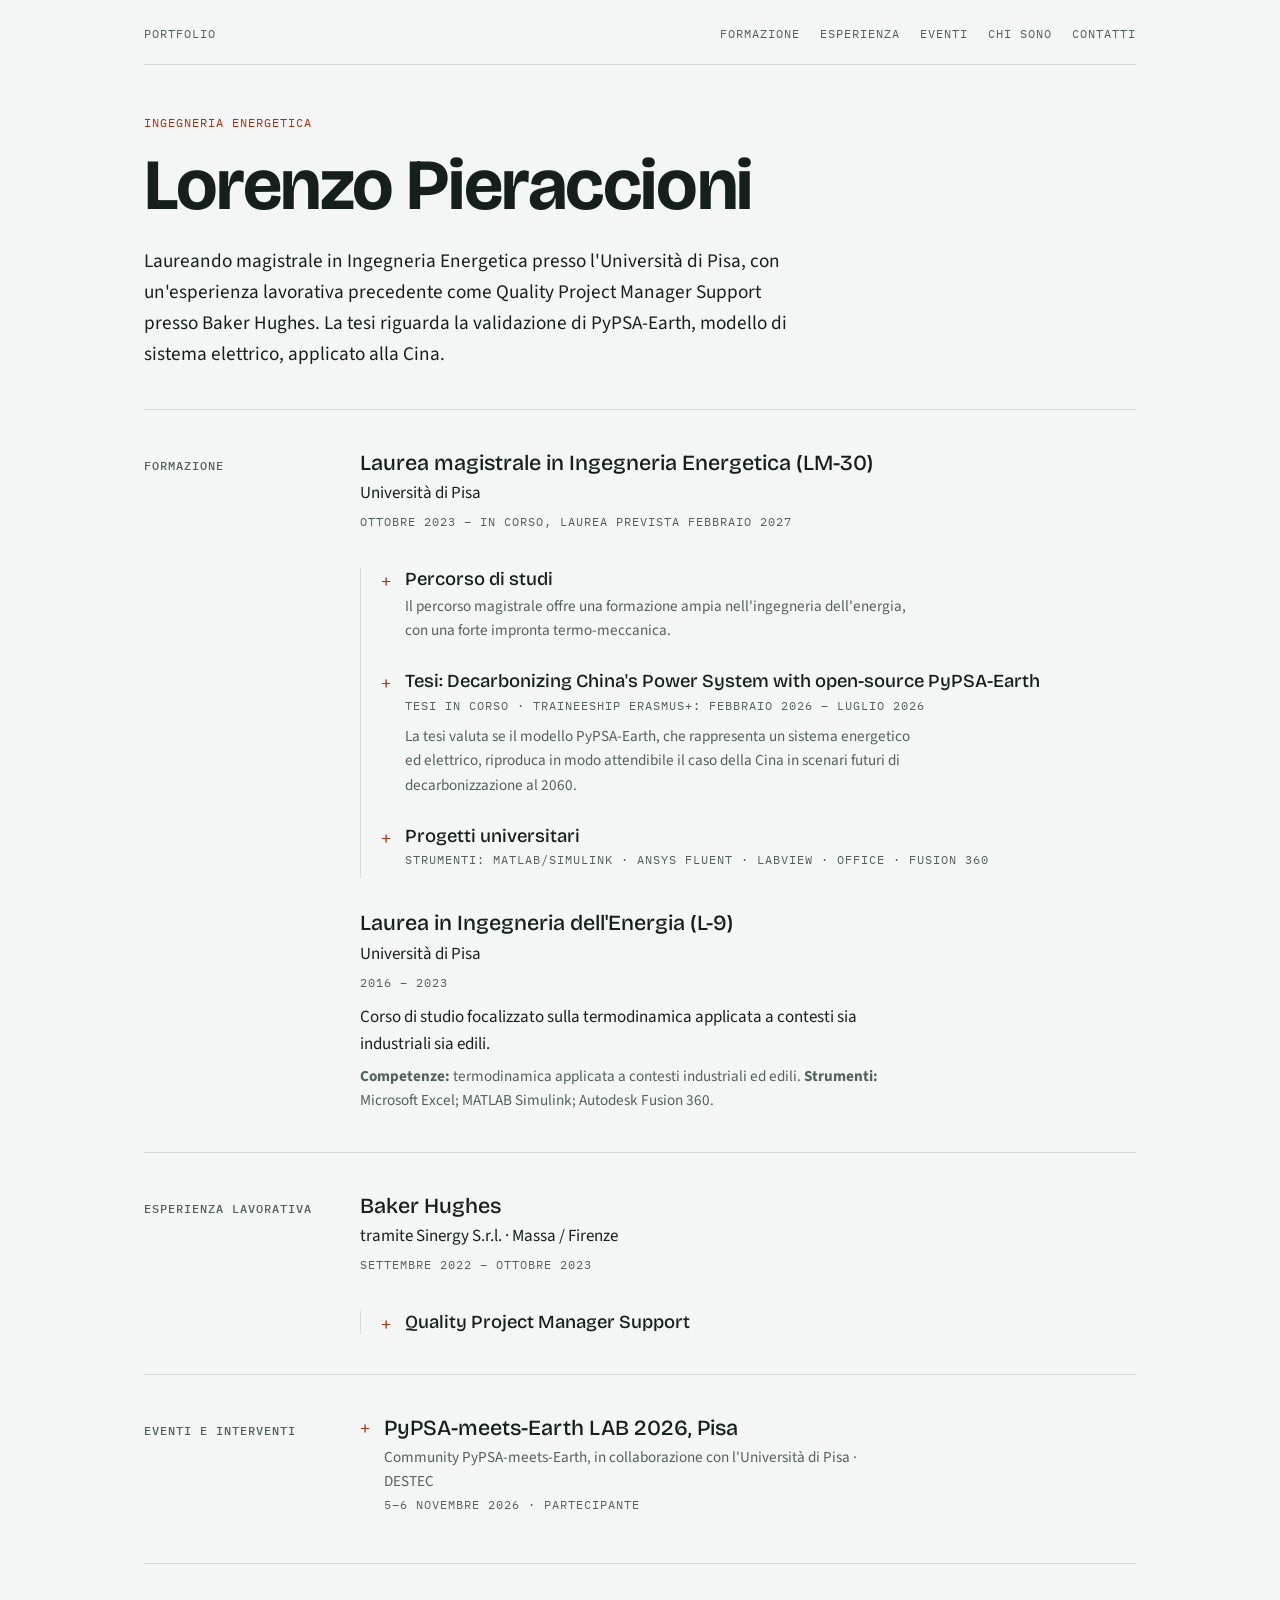
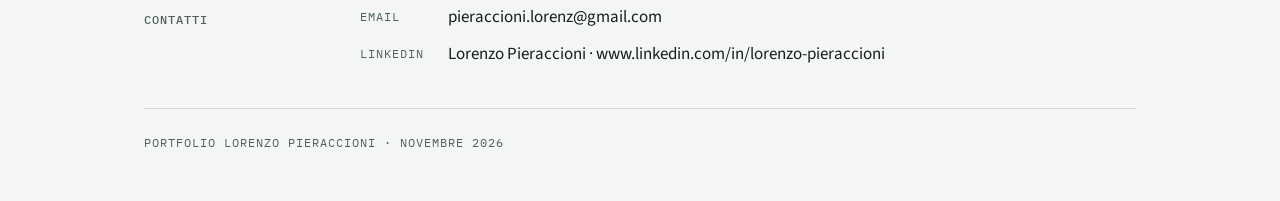
<file: index.html>
<!doctype html>
<html lang="it">

<head>
  <meta charset="utf-8">
  <meta name="viewport" content="width=device-width, initial-scale=1">
  <title>Lorenzo Pieraccioni</title>
  <link rel="preconnect" href="https://fonts.googleapis.com">
  <link rel="preconnect" href="https://fonts.gstatic.com" crossorigin>
  <link rel="stylesheet"
    href="https://fonts.googleapis.com/css2?family=Bricolage+Grotesque:wght@500;700&family=Source+Sans+3:wght@400;600&family=IBM+Plex+Mono:wght@400;500&display=swap">
  <!-- L'aspetto sta in un file separato, condiviso da tutte le pagine. Deve trovarsi nella stessa cartella. -->
  <link rel="stylesheet" href="style.css">
</head>

<body>
  <!--
  STRUTTURA DEI TITOLI (la gerarchia ad albero)
  <h1> il nome (uno solo per pagina) · <h2> sezione · <h3> voce · <h4> sotto-voce.
  Non saltare livelli. Il livello dice solo a che profondità sta il titolo:
  l'aspetto lo decide il file style.css.
  Una sotto-voce si inserisce dentro <div class="children"> della voce a cui appartiene.

  Le parti da completare sono racchiuse in <span class="todo">[...]</span>:
  sostituisci tutto il blocco, parentesi comprese, con il testo vero.
  Dopo ogni modifica: salva (Ctrl+S o Cmd+S) e ricarica la pagina nel browser.
-->
  <div class="page">
    <!--
    MENU: href="#formazione" porta alla sezione con id="formazione" nella stessa pagina.
    href="about.html" porta a un'altra pagina (stessa cartella).
    Il menu è copiato in ogni pagina: se lo modifichi qui, modificalo anche in about.html.
  -->
    <div class="topbar mono">
      <a href="index.html">Portfolio</a>
      <nav aria-label="Sezioni">
        <a href="#formazione">Formazione</a>
        <a href="#esperienza">Esperienza</a>
        <!--
        <a href="#competenze">Competenze</a>
        -->
        <a href="#eventi">Eventi</a>
        <a href="about.html">Chi sono</a>
        <a href="#contatti">Contatti</a>
      </nav>
    </div>

    <!-- INTESTAZIONE: le frasi qui sotto descrivono la tua situazione attuale. Aggiornale quando cambia. -->
    <header class="hero">
      <p class="eyebrow mono">Ingegneria energetica</p>
      <h1>Lorenzo Pieraccioni</h1>
      <p class="lede">Laureando magistrale in Ingegneria Energetica presso l'Università di Pisa, con un'esperienza
        lavorativa precedente come Quality Project Manager Support presso Baker Hughes. La tesi riguarda la validazione
        di PyPSA-Earth, modello di sistema elettrico, applicato alla Cina.</p>

      <!--
      <dl class="spec">
        <dt class="mono">LINGUE</dt>
        <dd>Italiano (madrelingua) · Inglese B2 (autovalutato)</dd>
        <dt class="mono">STUMENTI</dt>
        <dd>Python · MATLAB/Simulink · ANSYS Fluent · LabVIEW · Office · Fusion 360</dd>
      </dl>
       -->

    </header>

    <!--
    SEZIONE: ogni blocco da <section> a </section> è una sezione del sito.
    Per aggiungerne una: copia un blocco intero, incollalo sotto, cambia id e titolo,
    poi aggiungi nel menu (in ogni pagina) un link con lo stesso nome. L'id deve essere unico.
    Dentro ogni sezione, ogni <article class="entry"> è una voce (un corso, un lavoro).
  -->
    <section class="sec" id="formazione">
      <h2 class="mono">Formazione</h2>
      <div>
        <article class="entry">
          <h3>Laurea magistrale in Ingegneria Energetica (LM-30)</h3>
          <p class="where">Università di Pisa</p>
          <p class="when mono">ottobre 2023 – in corso, laurea prevista febbraio 2027</p>

          <div class="children">
            <article class="entry">
              <details class="project">
                <summary>
                  <h4>Percorso di studi</h4>
                  <span class="meta">Il percorso magistrale offre una formazione ampia nell'ingegneria dell'energia, con
                    una forte impronta termo-meccanica.</span>
                </summary>
                <div class="project-body">
                  <p class="text">La base è la termofluidodinamica, con la trasmissione del calore, applicata alla
                    progettazione e alla costruzione delle macchine termiche a fluido. A essa si collegano l'efficienza
                    energetica negli impianti termotecnici e il risparmio energetico nell'industria e nell'edilizia.</p>
                  <p class="text">Questa base è affiancata da due ambiti. Il primo è il sistema energetico nel suo
                    insieme: la gestione dei sistemi elettrici, la tecnica e l'economia dell'energia, le energie
                    rinnovabili e la conversione dell'energia. Il secondo riguarda l'esercizio e l'impatto ambientale
                    degli impianti: combustione e controllo degli inquinanti, controllo dei processi.</p>
                  <p class="text">La tesi si sposta dal livello del singolo componente o impianto a quello del sistema
                    elettrico.</p>
                </div>
              </details>
            </article>

            <article class="entry">
              <details class="project">
                <summary>
                  <h4>Tesi: Decarbonizing China's Power System with open-source PyPSA-Earth</h4>
                  <span class="when mono">Tesi in corso · Traineeship Erasmus+: febbraio 2026 – luglio 2026</span>
                  <span class="meta">La tesi valuta se il modello PyPSA-Earth, che rappresenta un sistema energetico ed elettrico,
                    riproduca in modo attendibile il caso della Cina in scenari futuri di decarbonizzazione al 2060.</span>
                </summary>
                <div class="project-body">
                  <span class="meta"><strong>Competenze:</strong> validazione di modelli e confronto con dati di
                    riferimento (benchmarking); simulazione di scenari di decarbonizzazione; analisi di dati climatici; lavoro in
                    lingua inglese presso un istituto di ricerca all'estero. <strong>Strumenti:</strong> Python,
                    PyPSA-Earth.</span>
                  <p class="text">È svolta nell'ambito di un tirocinio Erasmus+ presso il Potsdam Institute for Climate
                    Impact
                    Research (PIK), a Potsdam.</p>
                  <p class="text">Ho lavorato sulla validazione di PyPSA-Earth, un modello open-source per
                    l'ottimizzazione del
                    sistema elettrico, applicato al caso della Cina. Attraverso la simulazione di scenari di
                    decarbonizzazione ho
                    analizzato dati climatici e confrontato i risultati con dati statistici e studi di riferimento.</p>
                  
                </div>
              </details>
            </article>

            <article class="entry">
              <details class="project">
                <summary>
                  <h4>Progetti universitari</h4>
                  <span class="when mono">STRUMENTI: MATLAB/Simulink · ANSYS Fluent · LabVIEW · Office · Fusion 360</span>
                </summary>
                <div class="project-body">
                  <ul class="projects">
                    <li>
                      <details class="project">
                        <summary>
                          <span class="item-title">Analisi impiantistica per la fornitura energetica di un complesso di
                            edifici a Milano</span>
                          <span class="when mono">Corso: Impianti termotecnici integrati · A.A. 2023/2024</span>
                          <span class="when mono">Docenti: Eva Schito, Sauro Filippeschi</span>
                          <span class="meta"><strong>Competenze:</strong> analisi di dati orari di clima e carico;
                            modellazione di impianti con pompe di calore, fotovoltaico, solare termico e accumulo;
                            analisi
                            economica (investimento iniziale, manutenzione, VAN, tempo di ritorno); ottimizzazione su
                            più
                            obiettivi; lavoro in gruppo. <strong>Strumento:</strong> MATLAB.</span>
                          </parameter>
                        </summary>
                        <div class="project-body">
                          <p class="meta">Gruppo di 4 persone · Il mio ruolo: contributo a tutte le fasi del lavoro, con
                            un'attenzione particolare all'analisi economica</p>
                          <p class="text">Un super-condominio a Milano (centro commerciale, palestra, uffici e due
                            edifici
                            residenziali) ha bisogno di riscaldamento ed energia elettrica. Il compito era scegliere la
                            soluzione impiantistica più conveniente dal punto di vista economico e ambientale. Abbiamo
                            confrontato due soluzioni: pompe di calore aria-acqua con fotovoltaico, in due varianti
                            (un'area
                            fotovoltaica comune oppure una comunità energetica rinnovabile, con un impianto per ogni
                            edificio), e pompe di calore acqua-acqua con solare termico, teleriscaldamento e accumulo
                            termico.</p>
                          <p class="text">Siamo partiti dai dati orari di clima e di carico. Poi abbiamo modellato gli
                            impianti e li abbiamo confrontati con un caso base a sole caldaie su costi operativi, valore
                            attuale netto (VAN) a 20 anni, tempo di ritorno ed emissioni di CO₂. Infine abbiamo
                            ottimizzato
                            le configurazioni su VAN ed emissioni.</p>
                          <p class="text">Il risultato è andato contro le nostre aspettative: la comunità energetica non
                            è
                            risultata più conveniente dell'area comune, perché si autoconsuma un po' meno e l'energia
                            condivisa è troppo poca perché l'incentivo compensi. La soluzione con solare termico è
                            risultata
                            la meno conveniente: con la configurazione di partenza il VAN era negativo, e anche
                            ottimizzata
                            resta dietro a quelle con fotovoltaico. Nella configurazione migliore (area comune) conviene
                            sfruttare tutta la superficie disponibile, 2.800 m² di tetti: VAN ed emissioni migliorano
                            insieme, quindi non c'è un compromesso da cercare. Il VAN a 20 anni è di circa 0,9 milioni
                            di
                            euro, il tempo di ritorno di circa 7 anni e le emissioni scendono di circa il 46% rispetto
                            al
                            caso base. Nella relazione abbiamo dichiarato anche i limiti dello studio, come
                            l'inclinazione
                            dei pannelli e la disposizione dei tetti, che non abbiamo considerato.</p>
                        </div>
                      </details>
                    </li>
                    <li>
                      <details class="project">
                        <summary>
                          <span class="item-title">Impianto Belvedere: cogenerazione da gas di discarica ed
                            emissioni</span>
                          <span class="when mono">Corso: Formazione e controllo di inquinanti nella combustione · A.A.
                            2024/2025</span>
                          <span class="when mono">Docente: LEONARDO TONGOTTI </span>
                          <span class="meta"><strong>Competenze:</strong> bilanci di energia e di massa su un impianto
                            di
                            cogenerazione a biogas; dimensionamento di un sistema di deumidificazione (scambiatore,
                            chiller,
                            tubazioni); contabilità delle emissioni di gas serra (Scope 1, 2 e 3) e carbon footprint;
                            stima
                            di SO<sub>x</sub>, NO<sub>x</sub>, CO e CO<sub>2</sub> dalla combustione e confronto con i
                            dati
                            dichiarati dall'azienda; lettura di una dichiarazione ambientale (EMAS); lavoro in
                            gruppo.</span>
                        </summary>
                        <div class="project-body">
                          <p class="meta">Gruppo di 3 persone · Il mio ruolo: contributo a tutte le fasi del lavoro, con
                            un'attenzione particolare al capitolo sulle emissioni</p>
                          <p class="text">Il lavoro studia l'impianto Belvedere di Peccioli (Pisa), che brucia il biogas
                            prodotto dalla discarica in quattro motori di cogenerazione per produrre energia elettrica e
                            termica. Si è partiti dai dati pubblici dell'azienda (dichiarazione ambientale 2023) per
                            ricostruire il funzionamento dell'impianto e analizzarne le emissioni.</p>
                          <p class="text">Nella parte impiantistica abbiamo stimato la portata media di biogas elaborata
                            dai
                            motori (circa 1000 Nm³/h) e verificato il modello contro i dati aziendali (scarto dello
                            0,4%).
                            Poi abbiamo dimensionato la deumidificazione del biogas e valutato due possibili interventi
                            di
                            efficientamento. Nella parte ambientale abbiamo ricostruito la carbon footprint del 2023 e
                            confrontato il caso reale con tre scenari alternativi: senza energia da fonti rinnovabili,
                            senza
                            captazione del biogas, con il biogas bruciato in torcia senza recupero. Abbiamo infine
                            ricalcolato le emissioni dei motori con bilanci di combustione e le abbiamo confrontate con
                            quelle dichiarate.</p>
                          <p class="text">Risultato: la captazione e l'uso del biogas riducono in modo rilevante le
                            emissioni rispetto agli scenari alternativi. Il ricalcolo degli inquinanti si discosta dai
                            dati
                            aziendali del 3% per gli SO<sub>x</sub> e del 15% per la CO<sub>2</sub>; abbiamo attribuito
                            lo
                            scarto alla composizione del biogas, nota solo in modo approssimato. Per gli NO<sub>x</sub>
                            il
                            nostro calcolo sovrastima i valori dichiarati.</p>
                        </div>
                      </details>
                    </li>
                    <li>
                      <details class="project">
                        <summary>
                          <span class="item-title">Effetti della turbolenza ambiente sulla resa di turbine eoliche ad
                            asse
                            verticale</span>
                          <span class="when mono">Corso: Conversione dell'energia · A.A. 2024/2025</span>
                          <span class="when mono">Docente: STEFANIA ZANFORLIN</span>
                          <span class="meta"><strong>Competenze:</strong> simulazione fluidodinamica (CFD) 2D non
                            stazionaria di un profilo alare in moto oscillante; costruzione di una mesh strutturata;
                            modellazione della turbolenza (k-ω SST); programmazione di una funzione personalizzata per
                            imporre il moto della pala; calibrazione delle condizioni al contorno su dati sperimentali
                            di
                            letteratura; analisi di portanza, pressione e stallo dinamico; lavoro in coppia.
                            <strong>Strumenti:</strong> ANSYS Fluent, C.</span>
                        </summary>
                        <div class="project-body">
                          <p class="meta">Gruppo di 2 persone · Il mio ruolo: contributo a tutte le fasi del lavoro</p>
                          <p class="text">Le turbine eoliche ad asse verticale lavorano in un flusso d'aria turbolento,
                            che
                            cambia il modo in cui il flusso si stacca dalla pala e vi si riattacca. Il progetto studia
                            come
                            l'intensità della turbolenza (0,3% e 8,2%) influenzi il comportamento aerodinamico di un
                            profilo
                            NACA 0018 che oscilla attorno al bordo d'attacco, a tre angoli medi di attacco (12°, 18°,
                            22°):
                            sei simulazioni in tutto.</p>
                          <p class="text">Abbiamo simulato il flusso con un modello 2D non stazionario (URANS) e il
                            modello
                            di turbolenza k-ω SST, su una mesh strutturata di circa 44.000 nodi. Il moto della pala è
                            stato
                            imposto con una funzione scritta in linguaggio C e compilata in Fluent. L'intensità di
                            turbolenza in ingresso è stata calibrata con prove preliminari, per riprodurre sulla pala il
                            valore misurato nello studio sperimentale di riferimento (Damiola et al., 2023). Abbiamo poi
                            analizzato ciclo per ciclo portanza, distribuzione di pressione, linee di corrente ed
                            energia
                            cinetica turbolenta.</p>
                          <p class="text">Risultato: a 12° il flusso resta attaccato e la turbolenza incide poco. A 18°
                            e
                            22° una turbolenza maggiore rende lo stallo più graduale e favorisce il riattacco del
                            flusso,
                            con minore perdita di portanza. Il confronto con i dati sperimentali è buono nei primi due
                            casi;
                            nel terzo emergono discrepanze, che attribuiamo ai limiti del modello k-ω SST. Resta una
                            differenza rispetto alla sperimentazione: a 18° con bassa turbolenza il riattacco del flusso
                            risulta meno immediato nelle simulazioni.</p>
                        </div>
                      </details>
                    </li>
                    <li>
                      <details class="project">
                        <summary>
                          <span class="item-title">Produzione di idrogeno verde da fotovoltaico per un impianto di
                            polisilicio (processo Siemens)</span>
                          <span class="when mono">Corso: Energie rinnovabili · A.A. 2024/2025</span>
                          <span class="when mono">Docente: ALESSANDRO FRANCO</span>
                          <span class="meta"><strong>Competenze:</strong> dimensionamento di un impianto per la
                            produzione
                            di idrogeno (fotovoltaico, elettrolizzatori, accumulo); stima della produzione fotovoltaica
                            da
                            dati orari di un anno meteorologico tipo (PVGIS); raggruppamento delle ore dell'anno in
                            classi
                            di irraggiamento per semplificare il modello; confronto tra configurazioni di
                            elettrolizzatori
                            (taglia, fattore di carico, potenza minima); analisi tecnico-economica (CAPEX, OPEX, VAN a
                            20
                            anni, costo livellato dell'idrogeno); ricerca bibliografica sul processo di produzione del
                            polisilicio; lavoro in coppia.</span>
                        </summary>
                        <div class="project-body">
                          <p class="meta">Gruppo di 2 persone · Il mio ruolo: contributo a tutte le fasi del lavoro</p>
                          <p class="text">Il polisilicio per i moduli fotovoltaici si produce con il processo Siemens,
                            che
                            consuma idrogeno. Il progetto dimensiona, a Ospedaletto (Pisa), un impianto che produce
                            idrogeno
                            verde da fotovoltaico per coprire circa metà del fabbisogno di un impianto da 450 t/anno di
                            silicio policristallino (14,6 t/anno di idrogeno).</p>
                          <p class="text">Siamo partiti dall'irraggiamento orario di un anno meteorologico tipo (PVGIS),
                            con
                            valore medio di 170 W/m², e abbiamo stimato energia prodotta e idrogeno ottenibile per metro
                            quadro di pannelli. Per rendere gestibile il calcolo abbiamo raggruppato le ore in classi:
                            tre
                            stagioni (alta, intermedia, bassa) e tre tipi di giornata (bella, coperta, brutta). Per ogni
                            classe abbiamo calcolato potenza fotovoltaica, idrogeno prodotto e costo. Poi abbiamo
                            confrontato due configurazioni di elettrolizzatori (172 + 57 kW e 114 + 114 kW),
                            dimensionato il
                            serbatoio di accumulo e fatto l'analisi economica (VAN a 20 anni e costo livellato
                            dell'idrogeno, LCOH).</p>
                          <p class="text">Risultato: la configurazione scelta prevede 831 pannelli (283 kW, 1661 m²),
                            elettrolizzatori da 172 + 57 kW e un serbatoio da 40 kg a 30 bar. Produce circa 6978 kg/anno
                            di
                            idrogeno, il 48% del fabbisogno. L'investimento stimato è di circa 621.000 € (OPEX circa
                            22.000
                            €/anno) e l'LCOH è di circa 11 €/kg. Nelle ipotesi considerate il VAN risulta negativo per
                            tutte
                            le taglie analizzate.</p>
                        </div>
                      </details>
                    </li>
                    <li>
                      <details class="project">
                        <summary>
                          <span class="item-title">Esperienze di scambio termico bifase: curva di ebollizione di un filo
                            di
                            platino in Novec 649</span>
                          <span class="when mono">Corso: SISTEMI MULTIFASE · A.A. 2023/2024</span>
                          <span class="when mono">Docente: PAOLO DI MARCO</span>
                          <span class="meta"><strong>Competenze:</strong> messa a punto di un apparato sperimentale;
                            misura
                            a 4 fili e calibrazione dei sensori; acquisizione dati in tempo reale; analisi
                            dell'ebollizione
                            a film e confronto con le correlazioni di letteratura; lavoro in gruppo.
                            <strong>Strumento:</strong> LabVIEW.</span>
                        </summary>
                        <div class="project-body">
                          <p class="meta">Gruppo di 4 persone · Il mio ruolo: messa a punto dell'apparato e raccolta dei
                            dati insieme al gruppo; analisi della parte di film boiling.</p>
                          <p class="text">Obiettivo dell'esperienza di laboratorio era ricreare l'esperimento di
                            Nukiyama:
                            un filo di platino (4,5 cm di lunghezza, 0,2 mm di diametro), riscaldato per effetto Joule e
                            immerso in un fluido bassobollente (Novec 649, punto di ebollizione 49 °C a pressione
                            ambiente).
                            Da questo si ricava la curva di ebollizione in pool boiling in tre condizioni: fluido saturo
                            (49
                            °C) e fluido sottoraffreddato a 37 °C e a 27 °C.</p>
                          <p class="text">L'apparato è una cella stagna e isolata, con riscaldatori da 24 V, cold plate
                            per
                            termostatare il bagno e un condensatore per i vapori. La temperatura del filo è ricavata
                            dalla
                            sua resistenza con una misura a 4 fili. Quella del fluido è misurata da due sensori AD590
                            posti
                            alle estremità della cella, per verificare che il bagno non fosse stratificato. Prima delle
                            prove sono stati puliti la cella e il filo e degasato il fluido, ed è stato applicato un
                            cappotto termico. I sensori sono stati calibrati a gradini di 5 °C, da 23,9 °C fino alla
                            saturazione, con un termometro a mercurio di riferimento. L'acquisizione e il controllo
                            dell'alimentazione sono gestiti in LabVIEW. I dati sono stati confrontati con modelli e
                            correlazioni di letteratura: Hsu per l'inizio dell'ebollizione, Rohsenow e Cooper per
                            l'ebollizione nucleata, Zuber e Kutateladze (con correzioni per dimensioni e
                            sottoraffreddamento) per il flusso critico. Il film boiling, che è la parte di cui mi sono
                            occupato, è stato confrontato con le correlazioni di Bromley e di Siviour–Ede.</p>
                          <p class="text">Il sottoraffreddamento aumenta il flusso termico critico: a 27 °C risulta
                            circa il
                            doppio rispetto alla saturazione (426,0 contro 226,6 kW/m<sup>2</sup>). Nel film boiling la
                            correlazione di Bromley riproduce i dati meglio di quella di Siviour–Ede: a 27 °C e 49 °C lo
                            scarto è nell'ordine del 5–10% contro circa il 25%. Nel complesso i dati sono in accordo
                            accettabile con i modelli, con due eccezioni dichiarate nella relazione. La prova a 37 °C si
                            discosta dall'andamento atteso, con ogni probabilità per un errore in fase di acquisizione.
                            L'inizio dell'ebollizione non è invece descritto dal modello di Hsu: il surriscaldamento
                            misurato è di circa 25,7 K contro 1,3 K previsti. Le ipotesi avanzate sono l'assenza di
                            cavità
                            della dimensione richiesta o la presenza di gas disciolto, e il fenomeno osservato somiglia
                            più
                            a una nucleazione omogenea che eterogenea.</p>
                        </div>
                      </details>
                    </li>
                  </ul>
                </div>
              </details>
            </article>
          </div>
        </article>
        <article class="entry">
          <h3>Laurea in Ingegneria dell'Energia (L-9)</h3>
          <p class="where">Università di Pisa</p>
          <p class="when mono">2016 – 2023</p>
          <p class="text">Corso di studio focalizzato sulla termodinamica applicata a contesti sia industriali sia
            edili.</p>
          <p class="meta"><strong>Competenze:</strong> termodinamica applicata a contesti industriali ed edili.
            <strong>Strumenti:</strong> Microsoft Excel; MATLAB Simulink; Autodesk Fusion 360.
          </p>
        </article>

        <!--
        <article class="entry">
          <h3>Corsi e certificazioni</h3>
          <p class="text"><span class="todo">[Titolo del corso, ente che ha rilasciato l'attestato, anno. Anche quelli
              seguiti per lavoro vanno qui.]</span></p>
        </article>
        -->
      </div>
    </section>
    <!-- ESPERIENZA: ordine cronologico inverso. Le esperienze future vanno in cima, sopra questo blocco. -->
    <section class="sec" id="esperienza">
      <h2 class="mono">Esperienza lavorativa</h2>
      <div>
        <article class="entry">
          <h3>Baker Hughes</h3>
          <p class="where">tramite Sinergy S.r.l. · Massa / Firenze</p>
          <span class="when mono">settembre 2022 – ottobre 2023</span>

          <div class="children">
            <article class="entry">
              <details class="project">
                <summary>
                  <h4>Quality Project Manager Support</h4>
                </summary>
                <div class="project-body">
                  <p class="text">Coordinamento e gestione di un progetto industriale internazionale e
                    multidisciplinare:
                    pianificazione e monitoraggio dell'avanzamento, rispetto dei requisiti di qualità, coordinamento tra
                    team
                    tecnici, fornitori e cliente, monitoraggio dei rischi e rispetto dei requisiti contrattuali,
                    qualitativi e di
                    sicurezza.</p>
                  <p class="meta"><strong>Competenze:</strong> pianificazione e controllo dell'avanzamento;
                    prioritizzazione;
                    gestione e controllo della qualità di prodotto; monitoraggio dei rischi; coordinamento di team
                    multidisciplinari; gestione di fornitori e interfacce; gestione del cliente; comunicazione; problem
                    solving;
                    lavoro in un contesto multiculturale.</p>

                  <details class="project">
                    <summary>
                      <span class="item-title">Progetto Ichthys 2B Offshore LNG</span>
                      <span class="when mono">Ichthys Booster · McDermott per Inpex</span>
                      <span class="meta">Realizzazione e fornitura di 3 turbocompressori per un impianto LNG
                        offshore.</span>
                    </summary>
                    <div class="project-body">
                      <p class="text">Baker Hughes ha realizzato i 3 turbocompressori producendo internamente una parte
                        dei
                        componenti e acquistando gli altri; le macchine sono state poi assemblate e consegnate. Ho
                        svolto
                        attività di coordinamento e gestione del progetto in un contesto industriale internazionale e
                        multidisciplinare, caratterizzato da elevata complessità tecnica e da requisiti stringenti in
                        termini di
                        tempi, qualità e sicurezza.</p>

                      <p class="text"><strong>Pianificazione e monitoraggio.</strong> Mi occupavo principalmente della
                        pianificazione e del monitoraggio delle attività, verificando l'avanzamento rispetto al
                        programma e alle
                        scadenze previste, individuando eventuali criticità e coordinando le azioni necessarie per
                        risolverle.</p>

                      <p class="text"><strong>Qualità, rischi e requisiti.</strong> Seguivo il rispetto dei requisiti di
                        qualità
                        interni e monitoravo i rischi, assicurando che fossero rispettati i requisiti contrattuali,
                        qualitativi e
                        di sicurezza.</p>

                      <p class="text"><strong>Coordinamento tra le funzioni.</strong> Un aspetto centrale del mio lavoro
                        era
                        il coordinamento tra le diverse funzioni aziendali coinvolte, favorendo l'allineamento tra le
                        discipline tecniche e le altre funzioni operative, il monitoraggio delle interdipendenze e la
                        gestione delle priorità.</p>

                      <p class="text"><strong>Fornitori e interfacce.</strong> Monitoravo le attività dei fornitori e le
                        interfacce tra i diversi soggetti coinvolti, contribuendo a garantire la continuità delle
                        attività e
                        il rispetto degli impegni assunti.</p>

                      <p class="text"><strong>Rapporti con il cliente.</strong> Seguivo i rapporti con il cliente e gli
                        interlocutori del progetto: partecipavo alle riunioni di coordinamento, monitoravo richieste ed
                        eventuali modifiche e assicuravo un adeguato flusso di informazioni sullo stato di avanzamento
                        delle
                        attività.</p>

                      <p class="text">L'esperienza, svolta in un contesto multiculturale, mi ha dato una visione
                        complessiva
                        dell'esecuzione di un progetto industriale complesso.</p>
                    </div>
                  </details>
                </div>
              </details>
            </article>
          </div>
        </article>
      </div>
    </section>
    <!--
    <section class="sec" id="competenze">
      <h2 class="mono">Competenze</h2>
      <dl class="skills">
        <div>
          <dt class="mono">Modellazione</dt>
          <dd>Modellazione di sistemi elettrici (PyPSA-Earth); modelli di valutazione integrata (REMIND)</dd>
        </div>
        <div>
          <dt class="mono">Gestione</dt>
          <dd>Project management</dd>
        </div>
        <div>
          <dt class="mono">Strumenti</dt>
          <dd><span class="todo">[Software e linguaggi che usi davvero, ad es. Python, GIS, Excel]</span></dd>
        </div>
        <div>
          <dt class="mono">Lingue</dt>
          <dd><span class="todo">[Lingue e livelli, ad es. Inglese B2/C1]</span></dd>
        </div>
      </dl>
    </section>
-->
    <!--
    EVENTI: una sola sezione per tutto (studio, lavoro, progetti personali).
    Ogni voce ha sempre gli stessi campi: titolo, organizzatore o luogo, data, il tuo ruolo, contesto.
    Il ruolo (relatore, organizzatore, partecipante) si legge nella riga della data.
  -->
    <section class="sec" id="eventi">
      <h2 class="mono">Eventi e interventi</h2>
      <div>
        <article class="entry">
          <details class="project">
            <summary>
              <h3>PyPSA-meets-Earth LAB 2026, Pisa</h3>
              <span class="meta">Community PyPSA-meets-Earth, in collaborazione con l'Università di Pisa · DESTEC</span>
              <span class="when mono">5–6 novembre 2026 · Partecipante</span>
            </summary>
            <div class="project-body">
              <p class="text">Due giornate dedicate a PyPSA, il software open-source per la modellazione dei sistemi
                energetici, e al suo ecosistema (tra cui PyPSA-Earth). Il primo giorno è stato dedicato alla formazione
                pratica per nuovi utenti, con introduzione a PyPSA, panoramica dell'ecosistema e sessione dedicata a
                PyPSA-Earth-Sec. Il giorno seguente lightning talk da 10 minuti su applicazioni per paese o regione,
                strumenti e flussi di lavoro open-source, e due tavole rotonde, una sulla sostenibilità della community
                e
                una sulla collaborazione tra modelli e comunità. Secondo gli organizzatori hanno partecipato oltre 160
                persone, in presenza e online.</p>
            </div>
          </details>
        </article>
      </div>
    </section>

    <section class="sec" id="contatti">
      <h2 class="mono">Contatti</h2>
      <dl class="contacts">
        <dt class="mono">Email</dt>
        <dd>pieraccioni.lorenz@gmail.com</dd>
        <dt class="mono">LinkedIn</dt>
        <dd>Lorenzo Pieraccioni · www.linkedin.com/in/lorenzo-pieraccioni</dd>
      </dl>
    </section>

    <footer class="mono">Portfolio Lorenzo Pieraccioni · novembre 2026 </footer>
  </div>
</body>

</html>
</file>
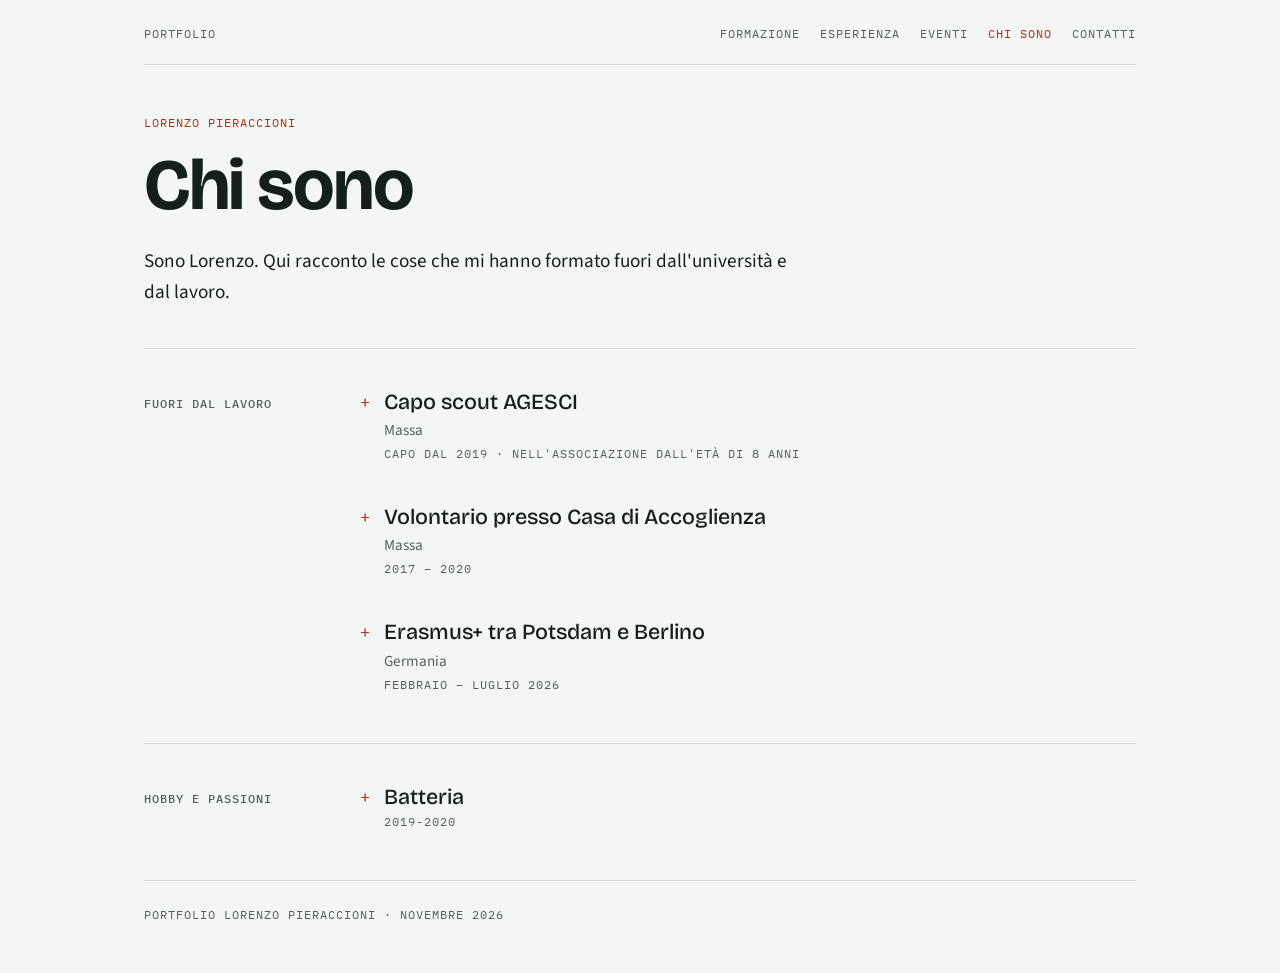
<file: about.html>
<!doctype html>
<html lang="it">

<head>
  <meta charset="utf-8">
  <meta name="viewport" content="width=device-width, initial-scale=1">
  <title>Chi sono · Lorenzo Pieraccioni</title>
  <link rel="preconnect" href="https://fonts.googleapis.com">
  <link rel="preconnect" href="https://fonts.gstatic.com" crossorigin>
  <link rel="stylesheet"
    href="https://fonts.googleapis.com/css2?family=Bricolage+Grotesque:wght@500;700&family=Source+Sans+3:wght@400;600&family=IBM+Plex+Mono:wght@400;500&display=swap">
  <link rel="stylesheet" href="style.css">
</head>

<body>
  <!--
  PAGINA "CHI SONO"
  Questa pagina è un file indipendente: la collega al resto solo il menu.
  Poiché si trova in un altro file, i link alle sezioni della home devono indicare anche la pagina:
  index.html#formazione = pagina index.html, sezione con id="formazione".
  aria-current="page" segna la voce del menu che corrisponde alla pagina in cui ti trovi.

  Criterio per i contenuti: scrivi solo ciò che aggiunge informazioni utili a chi valuta
  il tuo lavoro o vorrebbe collaborare con te.
-->
  <div class="page">
    <div class="topbar mono">
      <a href="index.html">Portfolio</a>
      <nav aria-label="Sezioni">
        <a href="index.html#formazione">Formazione</a>
        <a href="index.html#esperienza">Esperienza</a>
        <a href="index.html#eventi">Eventi</a>
        <a href="about.html" aria-current="page">Chi sono</a>
        <a href="index.html#contatti">Contatti</a>
      </nav>
    </div>

    <header class="hero">
      <p class="eyebrow mono">Lorenzo Pieraccioni</p>
      <h1>Chi sono</h1>
      <p class="lede">Sono Lorenzo. Qui racconto le cose che mi hanno formato fuori dall'università e dal lavoro.</p>
    </header>

    <section class="sec" id="fuori">
      <h2 class="mono">Fuori dal lavoro</h2>
      <div>
        <article class="entry">
          <details class="project">
            <summary>
              <h3>Capo scout AGESCI</h3>
              <span class="meta">Massa</span>
              <span class="when mono">capo dal 2019 · nell'associazione dall'età di 8 anni</span>
            </summary>
            <div class="project-body">
              <p class="text">Sono entrato nell'AGESCI a 8 anni, prima come ragazzo e poi, dal 2019, come capo. Aver
                visto lo
                stesso percorso dai due lati è una delle cose che mi ha formato di più come persona. Mi piace sentirmi
                utile, e mi sono accorto che do il meglio di me quando sto con gli altri.</p>
              <p class="text">Lo scoutismo mi ha insegnato a vivere il gioco, l'avventura e il servizio verso il
                prossimo
                come stile di vita. Mi ha insegnato a essere pronto, a tenere gli occhi aperti per dare una mano a chi
                ho
                vicino. Mi ha abituato a gestire gli imprevisti, a vivere all'aperto con poco e a condividere sia i
                momenti
                spensierati sia quelli più tesi con le persone che ho a fianco. Le situazioni più difficili da gestire,
                però, non sono quelle dell'ambiente, ma quelle delle persone. Ho imparato che ognuno ha un punto di
                vista e
                dei bisogni diversi, e che ascoltare e cercare un compromesso è un lavoro che non finisce mai.</p>

              <details class="project">
                <summary>
                  <h4>Brevetto Wood Badge</h4>
                </summary>
                <div class="project-body">
                  <p class="text">Ho conseguito il Brevetto internazionale di Formazione Capi Scout (Wood Badge, WOSM).
                    Per
                    me non è un titolo in sé, ma una tappa di un percorso di anni in cui ho imparato a prendermi cura,
                    con
                    intenzione, dei ragazzi che mi venivano affidati: a dare fiducia e responsabilità, e a pianificare
                    guardando lontano.</p>
                </div>
              </details>
            </div>
          </details>
        </article>

        <article class="entry">
          <details class="project">
            <summary>
              <h3>Volontario presso Casa di Accoglienza</h3>
              <span class="meta">Massa</span>
              <span class="when mono">2017 – 2020</span>
            </summary>
            <div class="project-body">
              <p class="text">Presso la Casa di Accoglienza per persone senza fissa dimora ho contribuito a preparare i
                pasti serali e, nello stesso tempo, ad accogliere e ascoltare gli ospiti. Il momento che ricordo di più
                era
                dopo cena, quando qualcuno si fermava per una parola o una chiacchiera. In quei minuti la distanza tra
                noi
                si accorciava, e mi accorgevo di quanto prima guardassi senza vedere: dietro le persone che incontravo
                alla
                stazione c'erano storie, idee ed emozioni.</p>
            </div>
          </details>
        </article>

        <article class="entry">
          <details class="project">
            <summary>
              <h3>Erasmus+ tra Potsdam e Berlino</h3>
              <span class="meta">Germania</span>
              <span class="when mono">febbraio – luglio 2026</span>
            </summary>
            <div class="project-body">
              <p class="text">Ho vissuto a Potsdam, dove ho svolto la ricerca per la tesi in un istituto internazionale (PIK),
                accanto a colleghi provenienti da tutto il mondo. Ho trascorso gran parte del mio tempo libero tra
                Potsdam e Berlino per immergermi nella cultura del posto: giravo con gli amici tra musei, cinema, club e
                mercati, oppure passeggiavo semplicemente per scoprire la storia di questi luoghi. Mi ha
                colpito molto il contrasto tra l'iniziale riservatezza delle persone e la vitalità di una città rinata
                dalle macerie del secolo scorso, fredda e nevosa d'inverno ma piena di biergarten, arte e musica appena
                arriva il caldo.</p>
            </div>
          </details>
        </article>
      </div>
    </section>
     
  <section class="sec" id="hobby">
    <h2 class="mono">Hobby e passioni</h2>
    <div>
      <article class="entry">
        <details class="project">
          <summary>
            <h3>Batteria</h3>
            <span class="when mono">2019-2020</span>
          </summary>
          <div class="project-body">
            <p class="text">Ho studiato e praticato la batteria, sviluppando una passione per la musica che continua ad accompagnarmi, anche se oggi non mi dedico più attivamente allo strumento.</p>
          </div>
        </details>
      </article>

      <!-- Per aggiungere un'altra passione, copia da <article> a </article> e incollalo qui sotto -->
    </div>
  </section>

    <footer class="mono">Portfolio Lorenzo Pieraccioni · novembre 2026</footer>
  </div>
</body>

</html>
</file>
<file: style.css>
/* STILE CONDIVISO
   Questo file contiene l'aspetto (colori, caratteri, spaziature) di tutte le pagine.
   Ogni pagina lo richiama con <link rel="stylesheet" href="style.css">.
   Una modifica fatta qui cambia l'aspetto di tutte le pagine insieme. */

/* Layout: scheda tecnica a colonna singola. Rail sinistra con etichette in mono, contenuto a destra; su telefono le colonne si impilano. */
:root {
  /* COLORI (tema chiaro). Ogni colore è un codice esadecimale (#RRGGBB).
     Prova a cambiare --accent: è il colore dei link e dell'etichetta in alto.
     Per scegliere un codice: cerca "color picker" nel browser. */
  --bg: #F3F6F5;
  --fg: #15201C;
  --muted: #52615B;
  --line: #D3DBD8;
  --accent: #B02E0C;
  --todo-bg: #FBEBD7;
  --todo-fg: #8A3F05;
  --font-display: "Bricolage Grotesque", "Helvetica Neue", Arial, sans-serif;
  --font-body: "Source Sans 3", "Helvetica Neue", Arial, sans-serif;
  --font-mono: "IBM Plex Mono", ui-monospace, "SFMono-Regular", Menlo, monospace;
}

/* TEMA SCURO. Si attiva da solo se il dispositivo del visitatore usa il tema scuro.
   Se cambi un colore sopra, cambia anche l'equivalente qui sotto (due volte). */
@media (prefers-color-scheme: dark) {
  :root:not([data-theme="light"]) {
    --bg: #0E1614;
    --fg: #E5ECE9;
    --muted: #9DB0A9;
    --line: #2A3A36;
    --accent: #5FC7C0;
    --todo-bg: #3A2A16;
    --todo-fg: #F2B27A;
    color-scheme: dark;
  }
}
:root[data-theme="dark"] {
  --bg: #0E1614;
  --fg: #E5ECE9;
  --muted: #9DB0A9;
  --line: #2A3A36;
  --accent: #5FC7C0;
  --todo-bg: #3A2A16;
  --todo-fg: #F2B27A;
  color-scheme: dark;
}

body {
  margin: 0;
  background: var(--bg);
  color: var(--fg);
  font-family: var(--font-body);
  font-size: 1.0625rem;
  line-height: 1.6;
  padding-block: 1.5rem 3rem;
  padding-left: max(16px, env(safe-area-inset-left, 0px));
  padding-right: max(16px, env(safe-area-inset-right, 0px));
}
.page { max-width: 62rem; margin-inline: auto; }

a { color: var(--accent); text-underline-offset: 0.2em; }
a:focus-visible { outline: 2px solid var(--accent); outline-offset: 3px; border-radius: 2px; }

.mono {
  font-family: var(--font-mono);
  font-size: 0.78rem;
  letter-spacing: 0.08em;
  text-transform: uppercase;
}

/* Barra superiore */
.topbar {
  display: flex;
  flex-wrap: wrap;
  justify-content: space-between;
  gap: 0.5rem 1.5rem;
  padding-bottom: 1.25rem;
  color: var(--muted);
}
.topbar nav { display: flex; flex-wrap: wrap; gap: 0.25rem 1.25rem; }
.topbar a { color: var(--muted); text-decoration: none; }
.topbar a:hover { color: var(--accent); text-decoration: underline; }
.topbar a[aria-current="page"] { color: var(--accent); }

/* Intestazione */
.hero { padding-block: 3rem 2.5rem; border-top: 1px solid var(--line); }
.eyebrow { color: var(--accent); margin: 0 0 1rem; }
h1 {
  font-family: var(--font-display);
  font-weight: 700;
  font-size: clamp(2.5rem, 8vw, 4.5rem);
  line-height: 1.02;
  letter-spacing: -0.02em;
  margin: 0;
  text-wrap: balance;
}
.lede { max-width: 42rem; font-size: 1.2rem; margin: 1.5rem 0 0; }

.spec {
  display: grid;
  grid-template-columns: max-content minmax(0, 1fr);
  gap: 0.6rem 1.5rem;
  margin: 2.25rem 0 0;
  padding-block: 1.1rem;
  border-block: 1px solid var(--line);
}
.spec dt { color: var(--muted); padding-top: 0.2rem; }
.spec dd { margin: 0; min-width: 0; }

/* Sezioni */
.sec {
  display: grid;
  grid-template-columns: 11rem minmax(0, 1fr);
  gap: 1rem 2.5rem;
  padding-block: 2.5rem;
  border-top: 1px solid var(--line);
}
.sec > h2 { color: var(--muted); font-weight: 500; margin: 0; padding-top: 0.35rem; }
.sec > div { min-width: 0; }

/* Voci (h3) */
.entry { display: grid; gap: 0.2rem; }
.entry + .entry { margin-top: 2rem; }
.entry h3 {
  font-family: var(--font-display);
  font-weight: 500;
  font-size: 1.35rem;
  line-height: 1.25;
  margin: 0;
  text-wrap: balance;
}
.entry .where { margin: 0; }
.entry .when { margin: 0.1rem 0 0.5rem; color: var(--muted); }
.entry p.text { margin: 0; max-width: 65ch; }
.entry p.text + p.text { margin-top: 0.75rem; }
.entry ul { margin: 0.4rem 0 0; padding-left: 1.2rem; max-width: 65ch; }
.entry li + li { margin-top: 0.25rem; }

/* Elenco di progetti: ogni punto ha titolo, riga di contesto e descrizione. */
/* --- Progetti universitari --- */

/* Spaziatura tra un progetto e l'altro */
.entry .projects li + li { margin-top: 1.25rem; }

/* Titolo del progetto */
.item-title {
  margin: 0;
  font-family: var(--font-display);
  font-weight: 700;
  font-size: 1.05rem;
}

/* Riga di dettaglio in testo normale (non maiuscolo): gruppo, ruolo, competenze, esito */
.entry .meta { margin: 0.15rem 0 0; color: var(--muted); font-size: 0.95rem; max-width: 65ch; }

/* Progetti a tendina: si aprono cliccando sul titolo */
.entry .projects { list-style: none; padding-left: 0; }
.project summary {
  position: relative;
  padding-left: 1.5rem;
  cursor: pointer;
  list-style: none;
}
.project summary::-webkit-details-marker { display: none; }
.project summary > span { display: block; }
.project summary::before {
  content: "+";
  position: absolute;
  left: 0;
  font-family: var(--font-mono);
  color: var(--accent);
}
.project[open] summary::before { content: "−"; }
.project summary:hover .item-title { color: var(--accent); }
.project summary:hover h4 { color: var(--accent); }
.project summary:focus-visible { outline: 2px solid var(--accent); outline-offset: 4px; border-radius: 2px; }
.project-body { padding: 0.75rem 0 0 1.5rem; }

/* Sotto-voci (h4): una voce dentro un'altra, ad esempio la Tesi dentro la Laurea magistrale.
   La linea verticale a sinistra rende visibile la gerarchia. */
.children {
  display: grid;
  gap: 1.75rem;
  margin-top: 1.5rem;
  padding-left: 1.25rem;
  border-left: 1px solid var(--line);
}
.children > .entry + .entry { margin-top: 0; }
.entry h4 {
  font-family: var(--font-display);
  font-weight: 500;
  font-size: 1.15rem;
  line-height: 1.3;
  margin: 0;
  text-wrap: balance;
}

.skills { display: grid; gap: 1.25rem; margin: 0; }
.skills > div { display: grid; grid-template-columns: 10rem minmax(0, 1fr); gap: 0.25rem 1.5rem; }
.skills dt { color: var(--muted); padding-top: 0.2rem; }
.skills dd { margin: 0; min-width: 0; }

.contacts { display: grid; grid-template-columns: max-content minmax(0, 1fr); gap: 0.6rem 1.5rem; margin: 0; }
.contacts dt { color: var(--muted); padding-top: 0.2rem; }
.contacts dd { margin: 0; min-width: 0; overflow-wrap: anywhere; user-select: all; }

/* Segnaposto da completare.
   Quando hai scritto il testo vero, togli il blocco <span class="todo">[...]</span> e lascia solo il testo. */
.todo {
  background: var(--todo-bg);
  color: var(--todo-fg);
  border-radius: 3px;
  padding: 0.05em 0.35em;
  font-size: 0.95em;
}

footer { padding-top: 1.5rem; border-top: 1px solid var(--line); color: var(--muted); }

/* Schermi stretti (telefono): le colonne si impilano */
@media (max-width: 719px) {
  .sec { grid-template-columns: minmax(0, 1fr); gap: 0.5rem; padding-block: 2rem; }
  .skills > div { grid-template-columns: minmax(0, 1fr); }
  .hero { padding-block: 2rem; }
  .children { padding-left: 1rem; }
}
@media (prefers-reduced-motion: no-preference) {
  html { scroll-behavior: smooth; }
}
</file>
